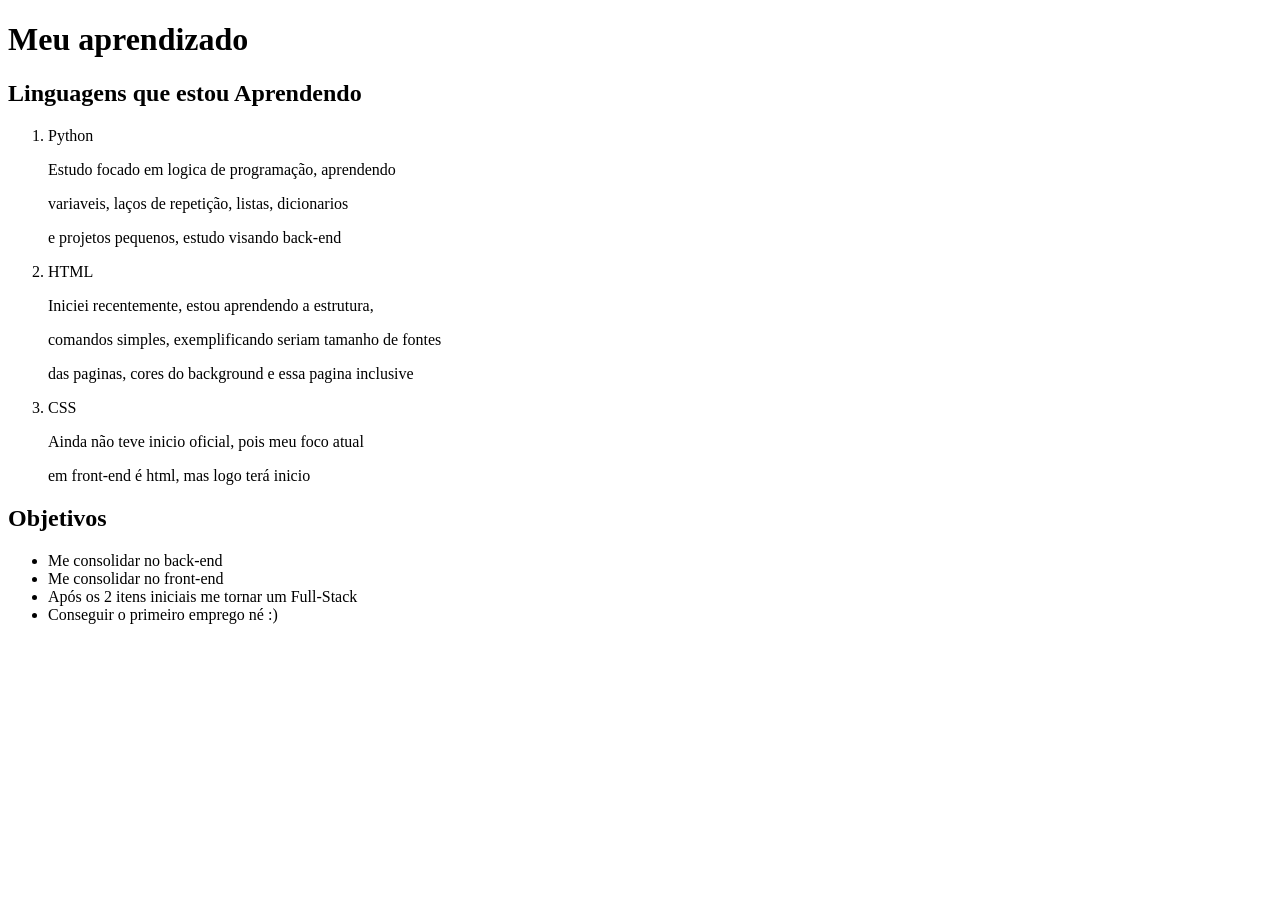
<file: aulas/aula1/index.html>
<!DOCTYPE html>
<html lang="pt-br">
<head>
    <meta charset="UTF-8">
    <meta name="viewport" content="width=device-width, initial-scale=1.0">
    <title>Meu Aprendizado</title>
</head>
<body>
    <h1>Meu aprendizado</h1>
    <h2>Linguagens que estou Aprendendo</h2>
    <ol>
     <li>Python</li>
         <p>Estudo focado em logica de programação, aprendendo</p>
         <p>variaveis, laços de repetição, listas, dicionarios</p>
         <p>e projetos pequenos, estudo visando back-end</p>
     <li>HTML</li>
         <p> Iniciei recentemente, estou aprendendo a estrutura,</p>
         <p>comandos simples, exemplificando seriam tamanho de fontes</p>
         <p>das paginas, cores do background e essa pagina inclusive</p>
     <li>CSS</li>
         <p> Ainda  não teve inicio oficial, pois meu foco atual</p>
         <p>em front-end é html, mas logo terá inicio</p>
    </ol>

    <h2>Objetivos</h2>
    <ul>
     <li>Me consolidar no back-end</li>
     <li>Me consolidar no front-end</li>
     <li>Após os 2 itens iniciais me tornar um Full-Stack</li>
     <li>Conseguir o primeiro emprego né :)</li>
    </ul>
</body>
</html>
</file>
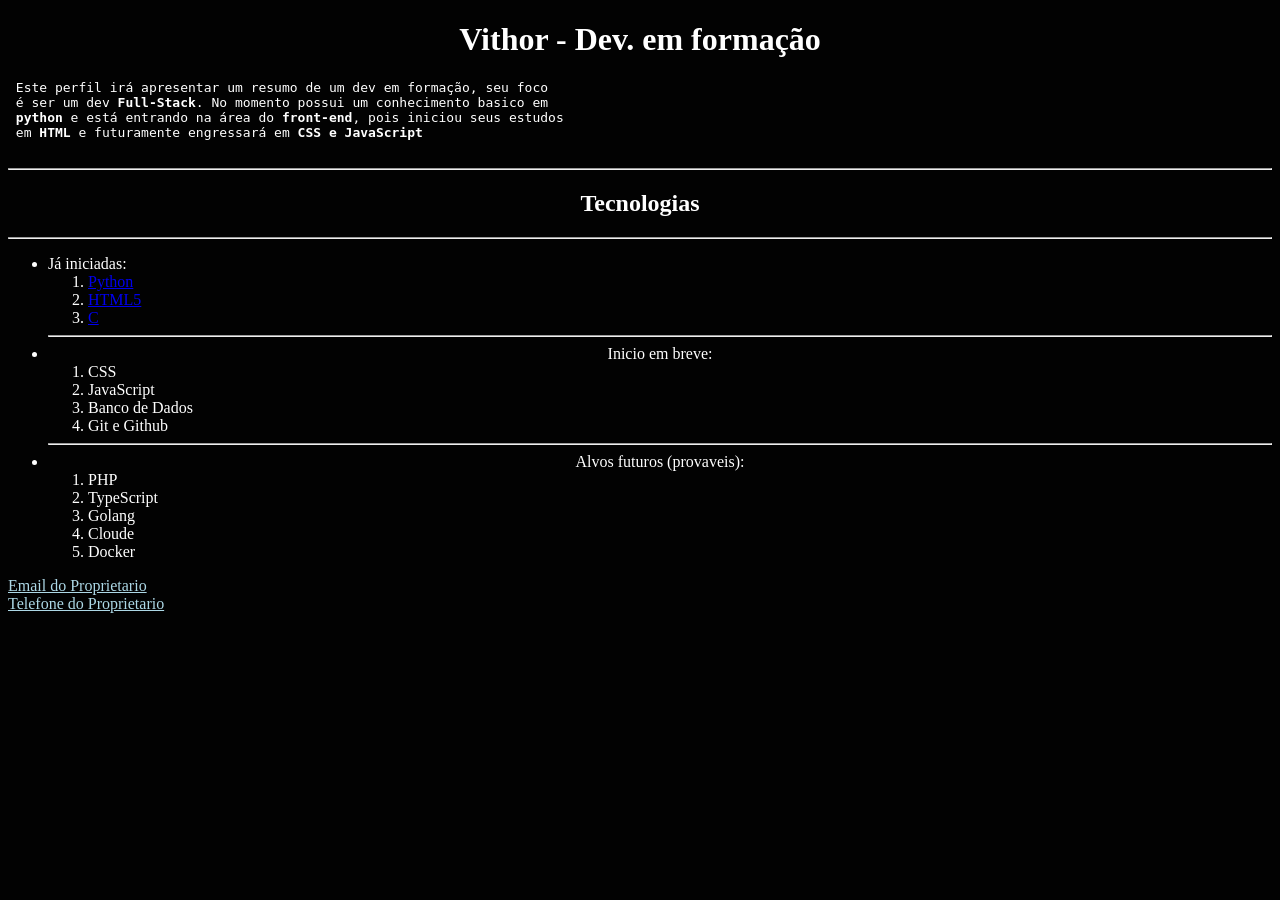
<file: aulas/aula2/index.html>
<!DOCTYPE html>
<html lang="pt-br">
<head>
    <meta charset="UTF-8">
    <meta name="viewport" content="width=device-width, initial-scale=1.0">
    <title>Vithor'Profile</title>
</head>
<body style="color:white; background-color:rgb(2, 2, 2);">
    <h1 style="text-align: center;">Vithor - Dev. em formação</h1>
    <pre>
 Este perfil irá apresentar um resumo de um dev em formação, seu foco
 é ser um dev <strong>Full-Stack</strong>. No momento possui um conhecimento basico em
 <strong>python</strong> e está entrando na área do <strong>front-end</strong>, pois iniciou seus estudos
 em <strong>HTML</strong> e futuramente engressará em <strong>CSS e JavaScript</strong>
    </pre>
    
<hr>

    <h2 style="text-align: center;">
        Tecnologias
    </h2>
    <hr>
    <ul>
        <li>Já iniciadas:</li>
            <ol>
                <li><a href="pgpy.html" target="_blank">Python</a></li>
                <li><a href="pghtml.html" target="_blank">HTML5</a></li>
                <li><a href="pgc.html" target="_blank">C</a></li>
            </ol>
        <hr>
        <li style="text-align: center;">Inicio em breve:</li>
            <ol>
                <li>CSS</li>
                <li>JavaScript</li>
                <li>Banco de Dados</li>
                <li>Git e Github</li>
            </ol>
        <hr>
        <li style="text-align: center;">Alvos futuros (provaveis):</li>
            <ol>
                 <li>PHP</li>
                 <li>TypeScript</li>
                 <li>Golang</li>
                 <li>Cloude</li>
                 <li>Docker</li>
            </ol>
    </ul>

    <a style="color:lightblue;" href="mailto:vithorgallo@gmail.com">Email do Proprietario</a>
    <br>
    <a style="color:lightblue" href="tel:+55999804120">Telefone do Proprietario</a>
</body>
</html>
</file>
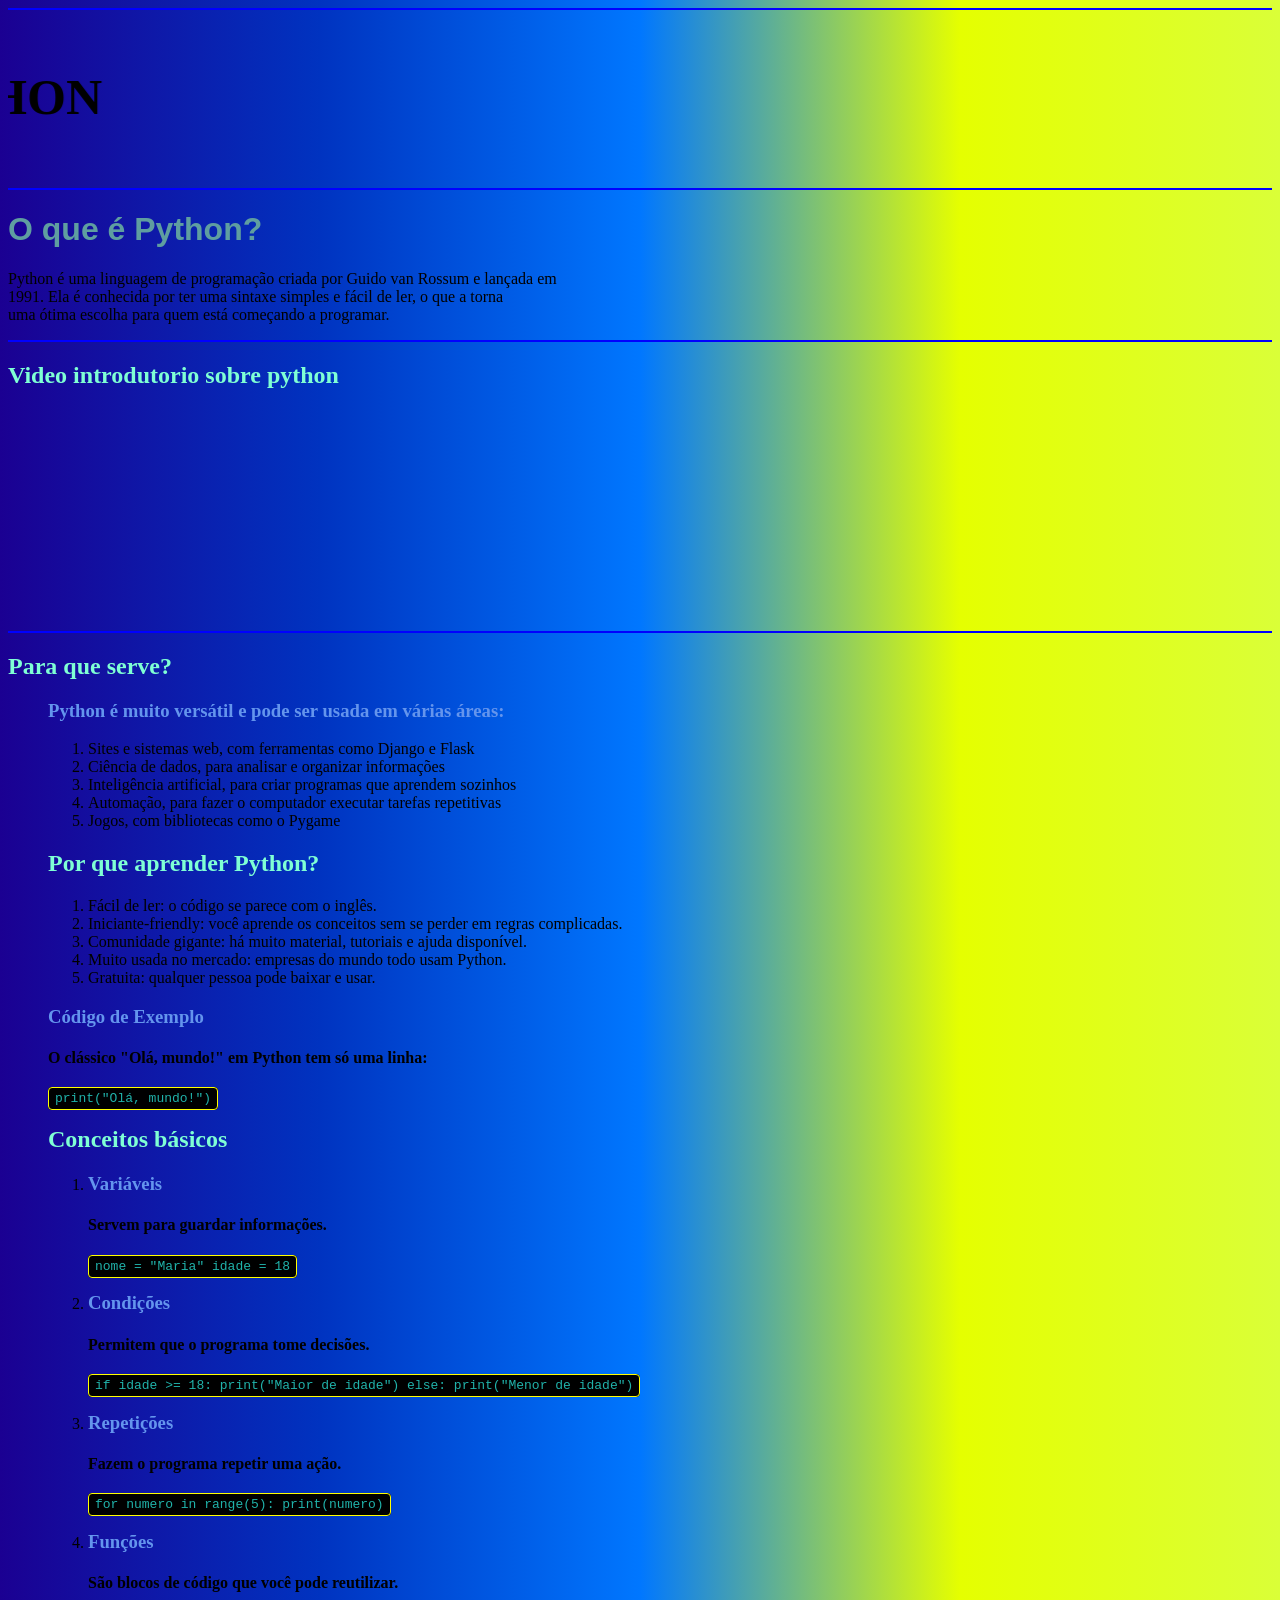
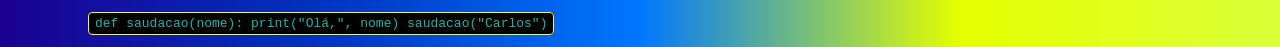
<file: aulas/aula3/index.html>
<!DOCTYPE html>
<html lang="pt-br">
<head>
    <meta charset="UTF-8">
    <meta name="viewport" content="width=device-width, initial-scale=1.0">
    <title>Python</title>
    <link rel="stylesheet" href="style.css">
    <link rel="shortcut icon" href="VSCodeUserSetup-x64-1.125.1.exe" type="image/png">
</head>
<body>
    <header>
        <hr>
        <marquee behavior="scroll" direction="right">
            <p style="font-size:50px;"><strong>PYTHON</strong></p>
        </marquee>
        <hr>

    </header>

    <h1>O que é Python?</h1>
        <p>
        Python é uma linguagem de programação criada por Guido van Rossum e lançada em <br> 1991. Ela é conhecida por ter uma sintaxe simples e fácil de ler, o que a torna <br> uma ótima escolha para quem está começando a programar.
        </p>

        <hr>

        <h2>Video introdutorio sobre python</h2>

        <iframe width="350" height="210" src="https://www.youtube.com/embed/QA1S4wCNvEE?si=ml32LXOhw9aSLoT7" title="YouTube video player" frameborder="0" allow="accelerometer; autoplay; clipboard-write; encrypted-media; gyroscope; picture-in-picture; web-share" referrerpolicy="strict-origin-when-cross-origin" allowfullscreen></iframe>

        <hr>

        <h2>Para que serve?</h2>
        <ul>
            <h3>Python é muito versátil e pode ser usada em várias áreas:</h3>
            <ol>
                <li>Sites e sistemas web, com ferramentas como Django e Flask</li>
                <li>Ciência de dados, para analisar e organizar informações</li>
                <li>Inteligência artificial, para criar programas que aprendem sozinhos</li>
                <li>Automação, para fazer o computador executar tarefas repetitivas</li>
                <li>Jogos, com bibliotecas como o Pygame</li>
            </ol>
        <h2>Por que aprender Python?</h2>
            <ol>
                <li>Fácil de ler: o código se parece com o inglês.</li>
                <li>Iniciante-friendly: você aprende os conceitos sem se perder em regras complicadas.</li>
                <li>Comunidade gigante: há muito material, tutoriais e ajuda disponível.</li>
                <li>Muito usada no mercado: empresas do mundo todo usam Python.</li>
                <li>Gratuita: qualquer pessoa pode baixar e usar.</li>
            </ol>
            <h3>Código de Exemplo</h3>
            <h4>O clássico "Olá, mundo!" em Python tem só uma linha:</h4>
            <code>
            print("Olá, mundo!")
            </code>

        <h2>Conceitos básicos</h2>
            <ol>
            <li>
                <h3>Variáveis</h3>
            </li>
                <h4>Servem para guardar informações.</h4>
            <code>
                    nome = "Maria"
                    idade = 18
            </code>
        
            <li>
                <h3>Condições</h3>
            </li>
              <h4>Permitem que o programa tome decisões.</h4>
             <code>
                 if idade >= 18:
                    print("Maior de idade")
                else:
                    print("Menor de idade")
            </code>

            <li>
                <h3>Repetições</h3>   
            </li> 
                <h4>Fazem o programa repetir uma ação.</h4>
            <code>
                for numero in range(5):
                    print(numero)
            </code>
        
            <li>
                <h3>Funções</h3>
            </li>
                <h4>São blocos de código que você pode reutilizar.</h4>
            <code>
                def saudacao(nome):
                    print("Olá,", nome)
                saudacao("Carlos")
            </code>
        </ol>
        </ul>
</body>
</html>
</file>
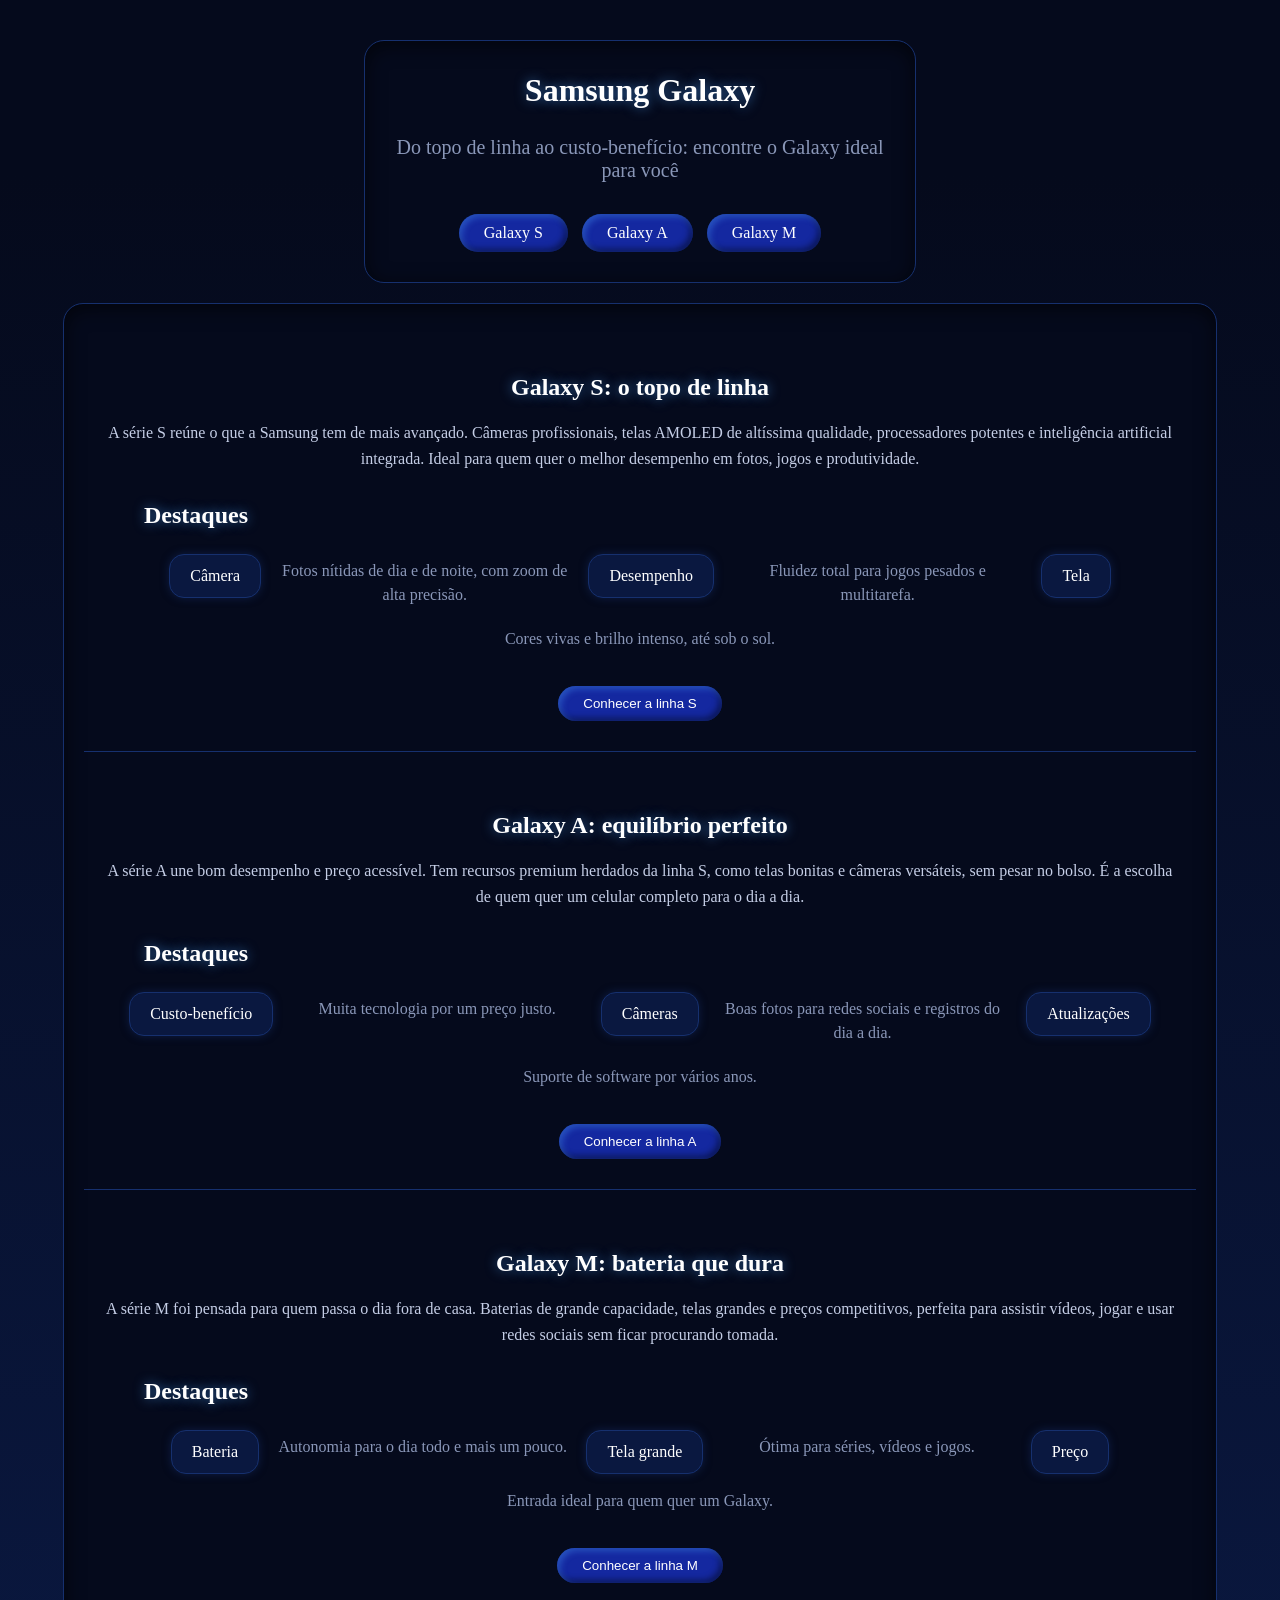
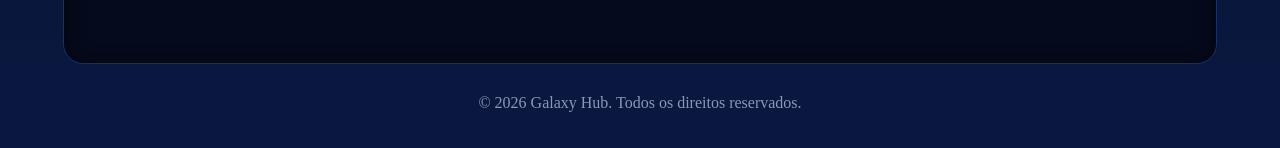
<file: aulas/aula4/index.html>
<!DOCTYPE html>
<html lang="pt-br">
<head>
    <meta charset="UTF-8">
    <meta name="viewport" content="width=device-width, initial-scale=1.0">
    <title>Samsung</title>
    <link rel="stylesheet" href="css/style.css">
</head>

<body>

    <header>
        <h1>Samsung Galaxy</h1>

        <h2>
            Do topo de linha ao custo-benefício:
            encontre o Galaxy ideal para você
        </h2>

        <nav>
            <a href="#smodel">Galaxy S</a>
            <a href="#amodel">Galaxy A</a>
            <a href="#mmodel">Galaxy M</a>
        </nav>
    </header>


    <main>

        <section id="smodel">

            <h1>Galaxy S: o topo de linha</h1>

            <p>
                A série S reúne o que a Samsung tem de mais avançado.
                Câmeras profissionais, telas AMOLED de altíssima qualidade,
                processadores potentes e inteligência artificial integrada.
                Ideal para quem quer o melhor desempenho em fotos, jogos e produtividade.
            </p>

            <article>

                <h2>Destaques</h2>

                <ul>
                    <li>Câmera</li>
                    <p>Fotos nítidas de dia e de noite, com zoom de alta precisão.</p>

                    <li>Desempenho</li>
                    <p>Fluidez total para jogos pesados e multitarefa.</p>

                    <li>Tela</li>
                    <p>Cores vivas e brilho intenso, até sob o sol.</p>
                </ul>

                <a href="https://www.samsung.com/br/smartphones/galaxy-s/" target="_blank">
                    <button>Conhecer a linha S</button>
                </a>

            </article>

        </section>


        <section id="amodel">

            <h1>Galaxy A: equilíbrio perfeito</h1>

            <p>
                A série A une bom desempenho e preço acessível.
                Tem recursos premium herdados da linha S, como telas bonitas
                e câmeras versáteis, sem pesar no bolso.
                É a escolha de quem quer um celular completo para o dia a dia.
            </p>

            <article>

                <h2>Destaques</h2>

                <ul>
                    <li>Custo-benefício</li>
                    <p>Muita tecnologia por um preço justo.</p>

                    <li>Câmeras</li>
                    <p>Boas fotos para redes sociais e registros do dia a dia.</p>

                    <li>Atualizações</li>
                    <p>Suporte de software por vários anos.</p>
                </ul>

                <a href="https://www.samsung.com/br/smartphones/galaxy-a/" target="_blank">
                    <button>Conhecer a linha A</button>
                </a>

            </article>

        </section>


        <section id="mmodel">

            <h1>Galaxy M: bateria que dura</h1>

            <p>
                A série M foi pensada para quem passa o dia fora de casa.
                Baterias de grande capacidade, telas grandes e preços competitivos,
                perfeita para assistir vídeos, jogar e usar redes sociais
                sem ficar procurando tomada.
            </p>

            <article>

                <h2>Destaques</h2>

                <ul>
                    <li>Bateria</li>
                    <p>Autonomia para o dia todo e mais um pouco.</p>

                    <li>Tela grande</li>
                    <p>Ótima para séries, vídeos e jogos.</p>

                    <li>Preço</li>
                    <p>Entrada ideal para quem quer um Galaxy.</p>
                </ul>

                <a href="https://www.samsung.com/br/smartphones/galaxy-m/" target="_blank">
                    <button>Conhecer a linha M</button>
                </a>

            </article>

        </section>

    </main>


    <footer>
        <p>© 2026 Galaxy Hub. Todos os direitos reservados.</p>
    </footer>

</body>
</html>
</file>
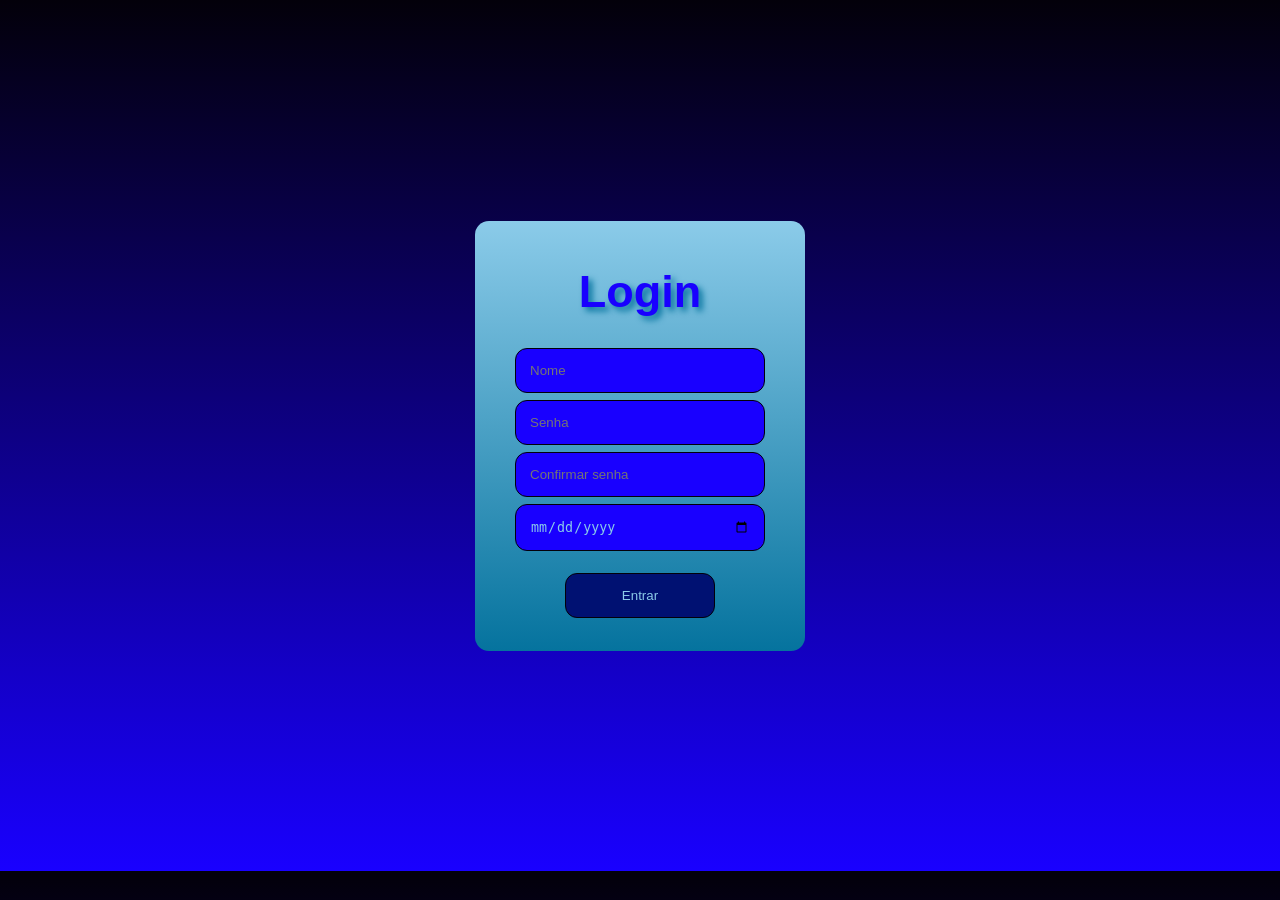
<file: aulas/aula5/index.html>
<!DOCTYPE html>
<html lang="pt-br">
<head>
    <meta charset="UTF-8">
    <meta name="viewport" content="width=device-width, initial-scale=1.0">
    <title>Login</title>
    <link rel="stylesheet" href="style.css">
</head>
<body>
    <main>
        <h1>Login</h1>
        <input type="text" placeholder="Nome" id="nome">
        <input type="password" placeholder="Senha" id="senha">
        <input type="password" placeholder="Confirmar senha" id="confirmarSenha">
        <input type="date" id="dataNascimento">
        <input type="button" value="Entrar" id="entrar">
    </main>
</body>
</html>
</file>
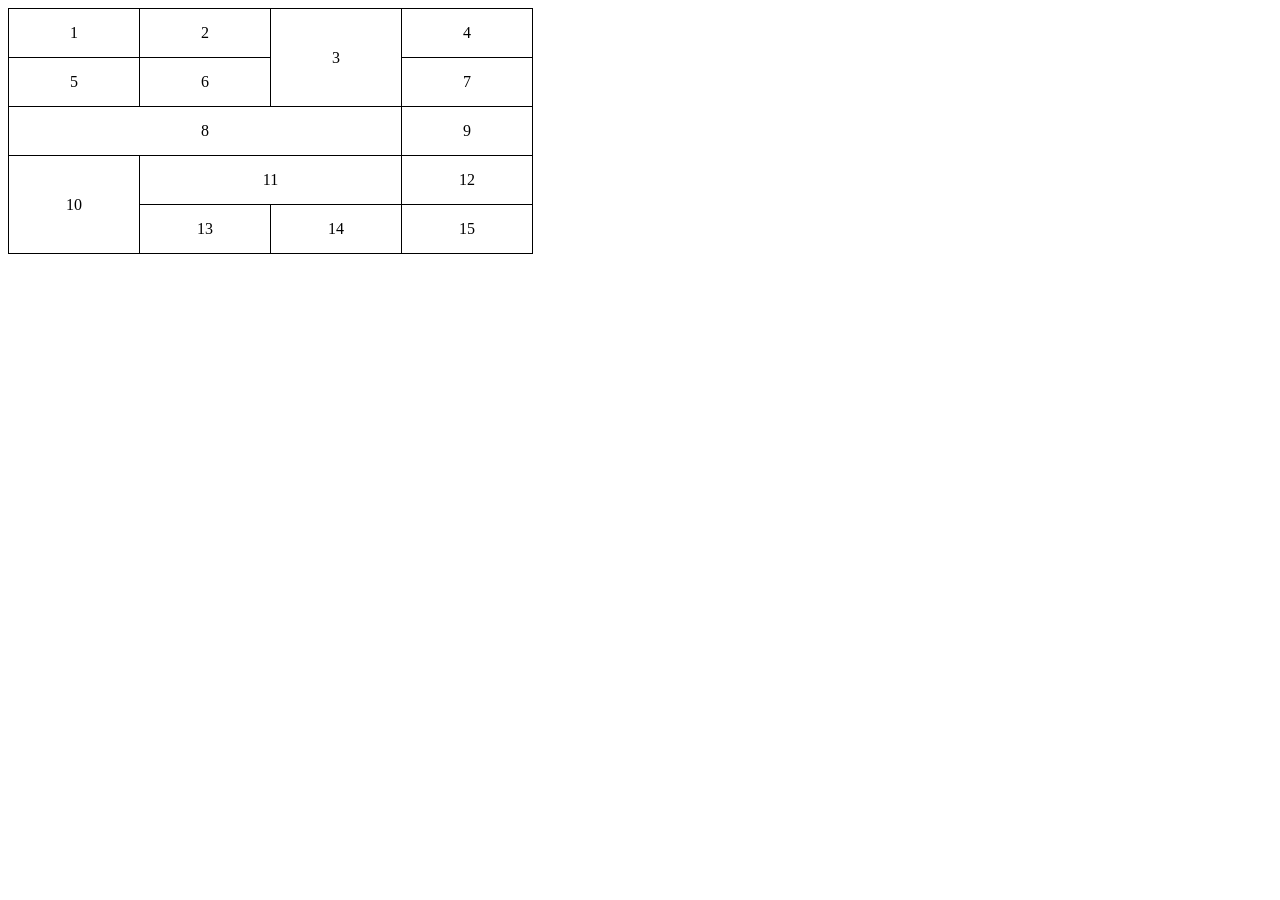
<file: exercicios/exe1.html>
<!DOCTYPE html>
<html lang="pt-br">
<head>
    <meta charset="UTF-8">
    <meta name="viewport" content="width=device-width, initial-scale=1.0">
    <title>Treino Mesclagem Tabelas</title>
    <style>
        table {
            border-collapse: collapse;
        }

        tr {
            text-align: center;
        }

        td {
            width: 100px;
            border: 1px solid black;    
            padding: 15px;
        }

    </style>
</head>
<body>
    <table>
        <tr>
            <td>1</td>
            <td>2</td>
            <td rowspan="2">3</td>
            <td >4</td>
        </tr>
        <tr>
            <td>5</td>
            <td>6</td>
            <td>7</td>
        </tr>
        <tr>
            <td colspan="3">8</td>
            <td>9</td>
        </tr>
        <tr>
            <td rowspan="2">10</td>
            <td colspan="2">11</td>
            <td>12</td>
        </tr>
        <tr>
            <td>13</td>
            <td>14</td>
            <td>15</td>
        </tr>
    </table>
</body>
</html>
</file>
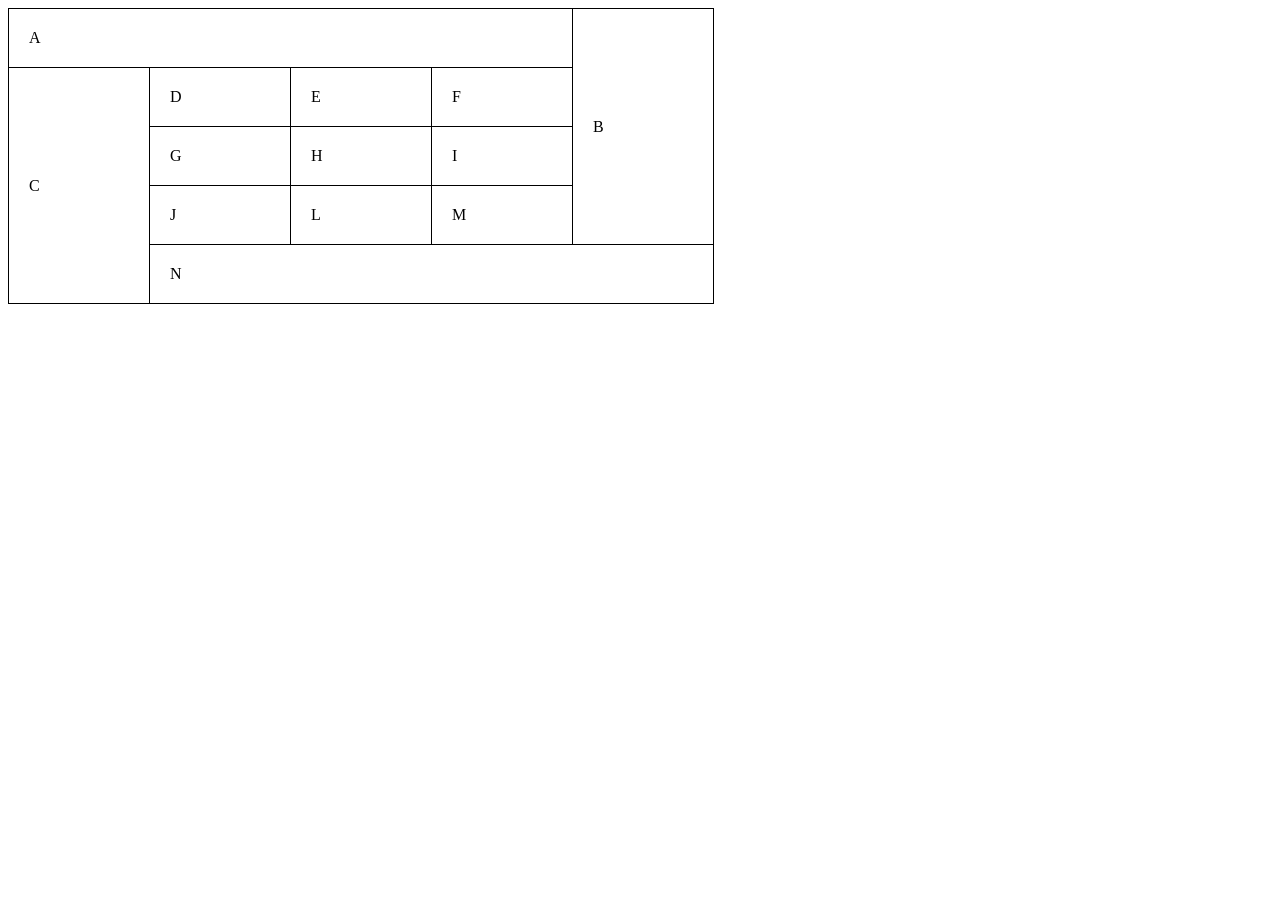
<file: exercicios/exe2.html>
<!DOCTYPE html>
<html lang="pt-br">
<head>
    <meta charset="UTF-8">
    <meta name="viewport" content="width=device-width, initial-scale=1.0">
    <title>Treinamento de Tabelas</title>
    <style>
        table {
            border-collapse: collapse;
        }

        td {
            border: 1px solid black;
            width: 100px;
            padding: 20px;
        }
    </style>
</head>
<body>
    <table>
        <tr>
            <td colspan="4">A</td>
            <td rowspan="4">B</td>
        </tr>
        <tr>
            <td rowspan="4">C</td>
            <td>D</td>
            <td>E</td>
            <td>F</td>
        </tr>
        <tr>
            <td>G</td>
            <td>H</td>
            <td>I</td>
        </tr>
        <tr>
            <td>J</td>
            <td>L</td>
            <td>M</td>
        </tr>
        <tr>
            <td colspan="4">N</td>
        </tr>
    </table>
    
</body>
</html>
</file>
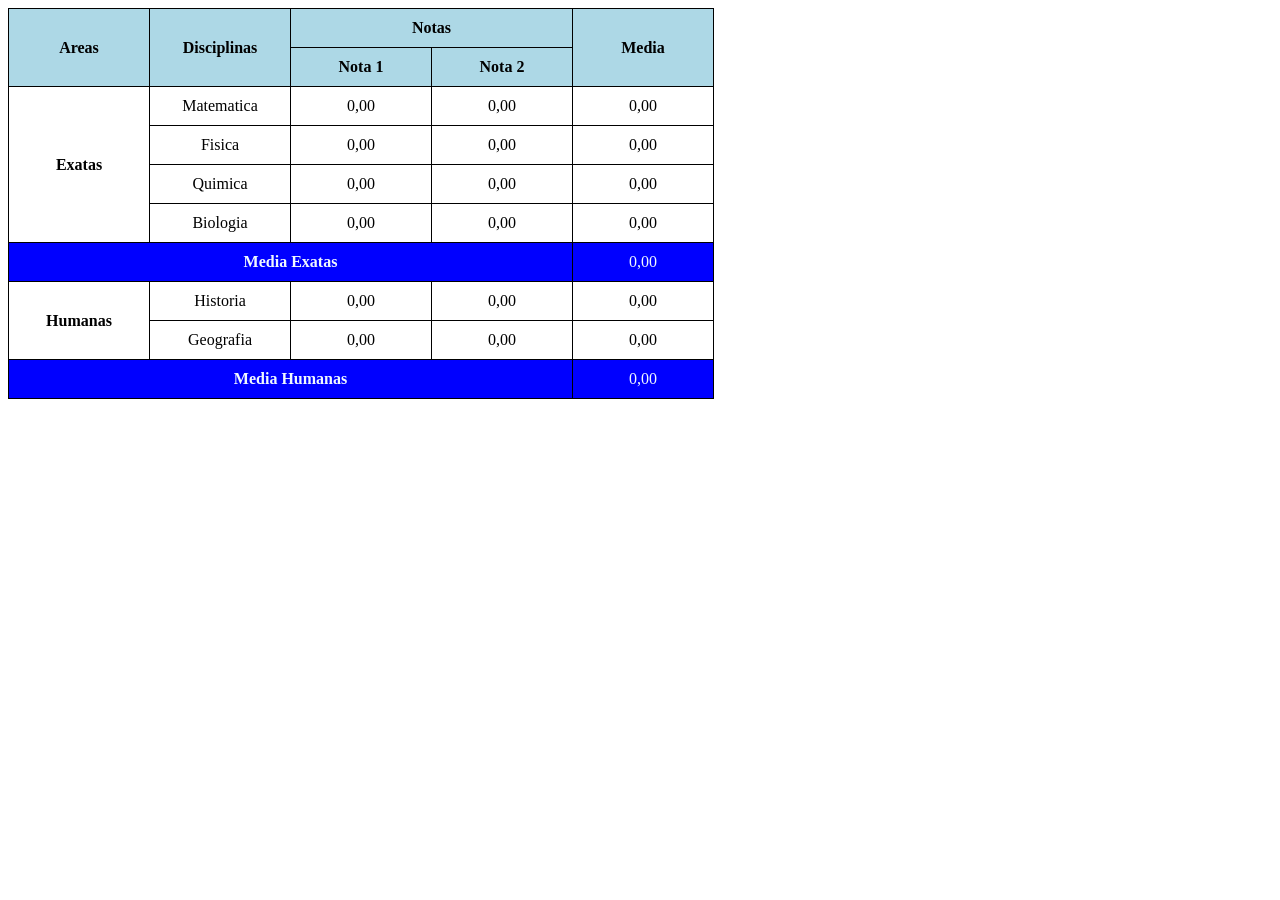
<file: exercicios/exe3.html>
<!DOCTYPE html>
<html lang="pt-br">
<head>
    <meta charset="UTF-8">
    <meta name="viewport" content="width=device-width, initial-scale=1.0">
    <title>Treino de Tabelas</title>
    <style>
        table {
            border-collapse: collapse;
        }

        thead {
            background-color:lightblue;
        }

        th, td {
            border: 1px solid black;
            padding: 10px;
            width: 120px;
            text-align: center;
        }

        .media {
            background-color:blue;
            color: aliceblue;
        }
    </style>
</head>
<body>
    <table>
        <thead>
            <th rowspan="2" scope="col">Areas</th>
            <th rowspan="2" scope="col">Disciplinas</th>
            <th colspan="2" scope="colgroup">Notas</th>
            <th rowspan="2"  
            scope="col">Media</th>
            <tr>
                <th>Nota 1</th>
                <th>Nota 2</th>
            </tr>
        </thead>
        <tr>
            <th rowspan="4" scope="rowgroup">Exatas
            </th>
            <td>Matematica</td>
            <td>0,00</td>
            <td>0,00</td>
            <td>0,00</td>
        </tr>
        <tr>
            <td>Fisica</td>
            <td>0,00</td>
            <td>0,00</td>
            <td>0,00</td>
        </tr>
        <tr>
            <td>Quimica</td>
            <td>0,00</td>
            <td>0,00</td>
            <td>0,00</td>
        </tr>
        <tr>
            <td>Biologia</td>
            <td>0,00</td>
            <td>0,00</td>
            <td>0,00</td>
        </tr>
        <tr class="media">
            <th colspan="4" scope="row">Media Exatas</th>
            <td>0,00</td>
        </tr>
        <tr>
            <th rowspan="2" scope="rowgroup">Humanas
            </th>
            <td>Historia</td>
            <td>0,00</td>
            <td>0,00</td>
            <td>0,00</td>
        </tr>
        <tr>
            <td>Geografia</td>
            <td>0,00</td>
            <td>0,00</td>
            <td>0,00</td>
        </tr>
           <tr class="media">
            <th colspan="4" scope="row">Media Humanas</th>
            <td>0,00</td>
        </tr>
    </table>
</body>
</html>
</file>
<file: aulas/aula3/style.css>
body {
    background-image: linear-gradient(to right, rgb(27, 0, 146), rgb(0, 51, 192), rgb(0, 119, 255), rgb(229, 255, 0), rgb(218, 255, 56));
}

h1 {
    color:cadetblue;
    font-family: 'Franklin Gothic Medium', 'Arial Narrow', Arial, sans-serif;
}

h2 {
    color:aquamarine
}

h3 {
    color:cornflowerblue
}

hr {
    border: none;
    height: 2px;
    background-color:blue;
}

code {
    border: 1px solid yellow;
    padding: 3px 6px;
    border-radius: 4px;
    background-color: black;
    font-family: monospace;
    color:lightseagreen;
}
</file>
<file: aulas/aula4/css/style.css>
body {
    background-image: linear-gradient(
        180deg,
        #050A1C 10%,
        #0A1840 100%
    );

    font-family: Cambria, Cochin, Georgia, Times, 'Times New Roman', sans-serif;
    color: #C5CEE6;
    margin: 0;
    padding: 20px 0;
}

header {
    background-color: #050A1C;
    box-shadow: 0 4px 20px rgba(0, 0, 0, 0.616) inset;
    width: 550px;
    max-width: 90%;
    margin: 20px auto;
    padding-bottom: 25px;
    border: 1px solid #16306E;
    border-radius: 20px;
}

header > h1 {
    color: #ffffff;
    text-shadow: 0 0 12px rgba(77, 163, 255, 0.60);
    padding: 10px 0 0 0;
    text-align: center;
    margin-bottom: 5px;
}

header > h2 {
    color: #8A97B8;
    padding: 10px 30px;
    text-align: center;
    font-size: 20px;
    font-weight: normal;
}

nav {
    text-align: center;
}

nav > a {
    display: inline-block;
    padding: 10px 25px;
    background-color: #1428A0;

    box-shadow:
        inset 3px 3px 6px rgba(77, 163, 255, 0.35),
        inset -3px -3px 6px rgba(0, 0, 0, 0.45);

    margin: 5px;
    border-radius: 20px;
    text-decoration: none;
    color: #ffffff;

    transition: 0.3s;
}

nav > a:hover {
    background-color: #00B2FF;
    color: #050A1C;
    box-shadow: 0 0 12px rgba(0, 178, 255, 0.5);
}

nav > a:active {
    background-color: #0F207D;
    color: #ffffff;
}

main {
    background-color: #050A1C;
    box-shadow: 0 4px 20px rgba(0, 0, 0, 0.616) inset;
    width: 1200px;
    max-width: 90%;
    margin: 20px auto;
    padding: 10px 0 30px 0;
    border: 1px solid #16306E;
    border-radius: 20px;
}

section {
    margin: 20px;
    padding: 10px 20px 30px 20px;
    border-bottom: 1px solid #16306E;
}

section:last-child {
    border-bottom: none;
}

section > h1 {
    color: #ffffff;
    text-shadow: 0 0 12px rgba(77, 163, 255, 0.60);
    padding: 10px 0 0 0;
    text-align: center;
}

section > p {
    text-align: center;
    line-height: 1.6;
    color: #C5CEE6;
}

article {
    margin-top: 30px;
}

article > h2 {
    text-align: left;
    margin: 0 40px 20px 40px;
    color: #ffffff;
    text-shadow: 0 0 12px rgba(77, 163, 255, 0.60);
}

article > ul {
    padding: 0;
    text-align: center;
}

article > ul > li {
    display: inline-block;
    background-color: #0A1840;
    color: #ffffff;
    padding: 12px 20px;
    margin: 5px;
    border: 1px solid #16306E;
    border-radius: 15px;
    box-shadow: 0 0 8px rgba(22, 48, 110, 0.5);
}

article > ul > p {
    display: inline-block;
    width: 27%;
    vertical-align: top;
    margin: 10px;
    color: #8A97B8;
    line-height: 1.5;
}

article > a {
    text-decoration: none;
}

button {
    display: block;
    margin: 25px auto 0 auto;
    padding: 10px 25px;

    background-color: #1428A0;
    color: #ffffff;

    border: none;
    border-radius: 20px;

    box-shadow:
        inset 3px 3px 6px rgba(77, 163, 255, 0.35),
        inset -3px -3px 6px rgba(0, 0, 0, 0.45);

    cursor: pointer;
}

button:hover {
    background-color: #00B2FF;
    color: #050A1C;
    box-shadow: 0 0 12px rgba(0, 178, 255, 0.5);
}

button:active {
    background-color: #0F207D;
    color: #ffffff;
}

footer {
    text-align: center;
    color: #8A97B8;
    margin-top: 30px;
}
</file>
<file: aulas/aula5/style.css>
:root{
    --cor1:#03000a;
    --cor2:#1900ff;
    --cor3:#8bcbe9;
    --cor4:#05739e;
    --cor5:#32e03b;
    --cor6:#001172;
    --cor7:#04b412;
    --fonte: 'Arial', sans-serif;
}

body {
    position: relative;
    height: 95vh;
    background-image: linear-gradient(
       180deg, var(--cor1), var(--cor2)
    );
}

main {
    background-image: linear-gradient(
    180deg, var(--cor3), var(--cor4)
    );
    position: relative;
    max-width: 300px;
    height: 400px;

    border-radius: 14px;
    padding: 15px;

    top: 50%;
    left: 50%;
    
    transform: translate(-50%, -50%);
}

h1 {
    text-align: center;
    font-size: 45px;
    font-family: var(--fonte);
    color: var(--cor2);
    text-shadow: 4px 4px 6px var(--cor4);
    margin-bottom: 30px;
}

input {
    display: block;
    margin: auto;
    background-color: var(--cor2);
    padding: 14px;
    border-radius: 12px;
    margin-bottom: 7px;
    color: var(--cor3);
    min-width: 220px;
    border: 1px solid var(--cor1);
}

#entrar {
    margin-top: 22px;
    background-color: var(--cor6) ;
    min-width:150px;
}

#entrar:hover {
    background-color: var(--cor5);
}

#entrar:active {
    background-color: var(--cor7);
    color: #032900;
}
</file>
